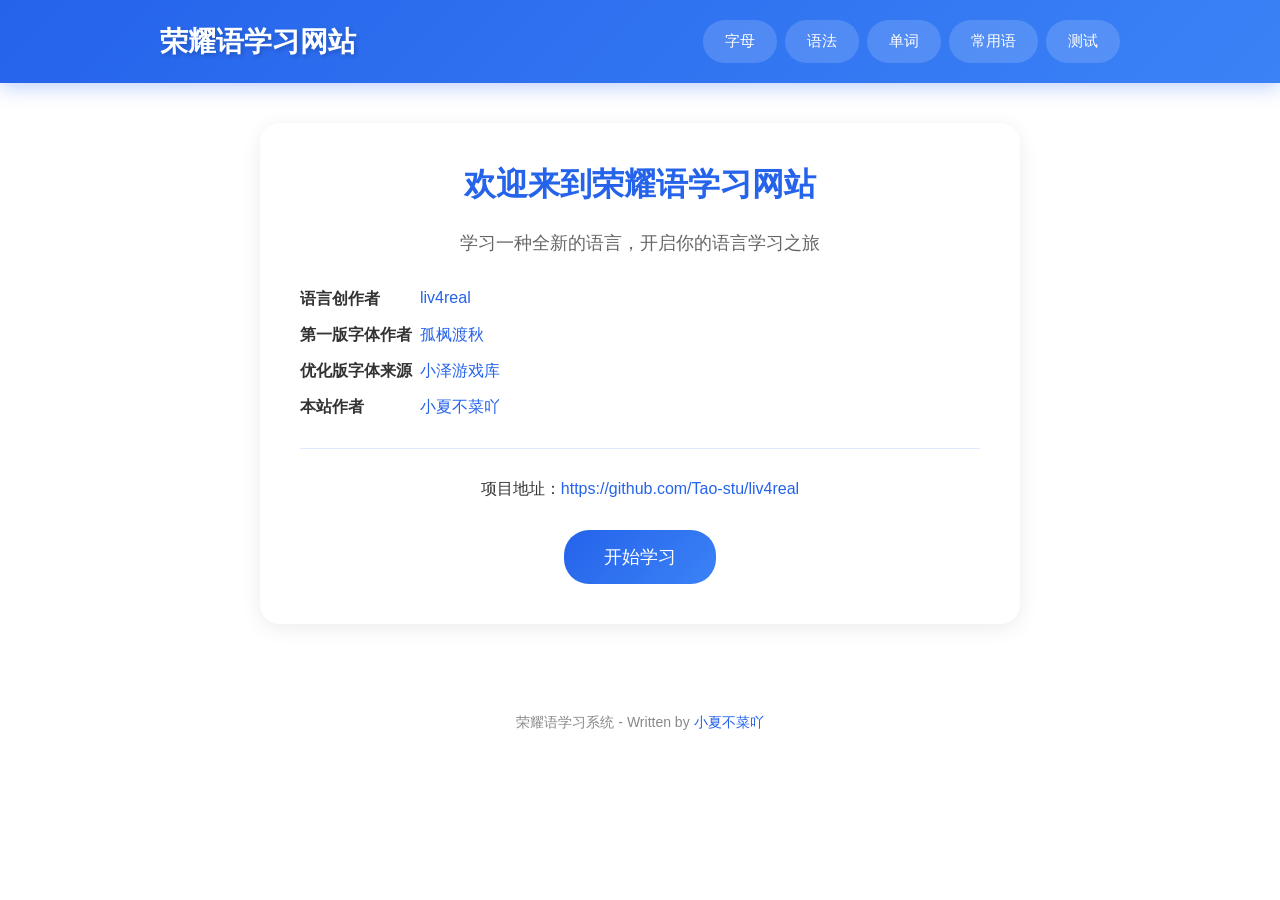
<file: index.html>
<!DOCTYPE html>
<html lang="zh-CN">

<head>
    <meta charset="UTF-8">
    <meta name="viewport" content="width=device-width, initial-scale=1.0">
    <title>荣耀语学习网站</title>
    <link rel="stylesheet" href="css/style.css">
    <style>
        .home-container {
            max-width: 800px;
            margin: 0 auto;
            padding: 40px 20px;
        }

        .home-card {
            background: #fff;
            border-radius: 20px;
            padding: 40px;
            box-shadow: 0 4px 20px rgba(0, 0, 0, 0.08);
            text-align: center;
        }

        .home-title {
            font-size: 32px;
            color: #2563eb;
            margin-bottom: 20px;
        }

        .home-subtitle {
            font-size: 18px;
            color: #666;
            margin-bottom: 30px;
            line-height: 1.8;
        }

        .home-info {
            text-align: left;
            margin: 30px 0;
        }

        .home-info-item {
            display: flex;
            margin-bottom: 15px;
            font-size: 16px;
        }

        .home-info-label {
            font-weight: 600;
            color: #333;
            width: 120px;
            flex-shrink: 0;
        }

        .home-info-value {
            color: #666;
        }

        .home-links {
            margin-top: 30px;
            padding-top: 30px;
            border-top: 1px solid #e0e7ff;
        }

        .home-links a {
            color: #2563eb;
            text-decoration: none;
        }

        .home-links a:hover {
            text-decoration: underline;
        }

        .home-start {
            display: inline-block;
            margin-top: 30px;
            padding: 15px 40px;
            background: linear-gradient(135deg, #2563eb, #3b82f6);
            color: #fff;
            text-decoration: none;
            border-radius: 25px;
            font-size: 18px;
            transition: all 0.3s;
        }

        .home-start:hover {
            transform: translateY(-2px);
            box-shadow: 0 6px 20px rgba(37, 99, 235, 0.3);
        }

        @media (max-width: 480px) {
            .home-card {
                padding: 30px 20px;
            }

            .home-title {
                font-size: 24px;
            }

            .home-info-item {
                flex-direction: column;
            }

            .home-info-label {
                margin-bottom: 5px;
            }
        }
    </style>
</head>

<body>
    <header>
        <div class="container">
            <div class="nav-wrapper">
                <div class="logo">荣耀语学习网站</div>
                <nav class="nav-tabs">
                    <a href="letters.html" class="nav-tab">字母</a>
                    <a href="syntax.html" class="nav-tab">语法</a>
                    <a href="words.html" class="nav-tab">单词</a>
                    <a href="phrases.html" class="nav-tab">常用语</a>
                    <a href="quiz.html" class="nav-tab">测试</a>
                </nav>
            </div>
        </div>
    </header>

    <main class="home-container">
        <div class="home-card">
            <h1 class="home-title">欢迎来到荣耀语学习网站</h1>
            <p class="home-subtitle">
                学习一种全新的语言，开启你的语言学习之旅
            </p>

            <div class="home-info">
                <div class="home-info-item">
                    <span class="home-info-label">语言创作者</span>
                    <span class="home-info-value"><a href="https://www.douyin.com/user/MS4wLjABAAAAWycbgXuiXS5gv_czox0Tb98TFkX-V13a8tCibLMFmlo?from_tab_name=main&vid=7629966286936844643" target="_blank" style="color: #2563eb; text-decoration: none;">liv4real</a></span>
                </div>
                <div class="home-info-item">
                    <span class="home-info-label">第一版字体作者</span>
                    <span class="home-info-value"><a href="https://www.douyin.com/user/MS4wLjABAAAAWbjosM5Hy3GCNI2AzVl4aOVLH9VUyWuHFNjIQC6UpjU?from_tab_name=main" target="_blank" style="color: #2563eb; text-decoration: none;">孤枫渡秋</a></span>
                </div>
                <div class="home-info-item">
                    <span class="home-info-label">优化版字体来源</span>
                    <span class="home-info-value"><a href="https://www.douyin.com/user/MS4wLjABAAAA8Gc0I0fT3y_PwiprFJqZIICr-r8KfYWmFctg9PoJgZU?from_tab_name=main" target="_blank" style="color: #2563eb; text-decoration: none;">小泽游戏库</a></span>
                </div>
                <div class="home-info-item">
                    <span class="home-info-label">本站作者</span>
                    <span class="home-info-value"><a href="https://taoi.me" target="_blank" style="color: #2563eb; text-decoration: none;">小夏不菜吖</a></span>
                </div>
            </div>

            <div class="home-links">
                <p>项目地址：<a href="https://github.com/Tao-stu/liv4real" target="_blank">https://github.com/Tao-stu/liv4real</a></p>
            </div>

            <a href="letters.html" class="home-start">开始学习</a>
        </div>
    </main>

    <footer>
        <div class="container">
            <p>荣耀语学习系统 - Written by <a href="https://taoi.me" target="_blank" style="color: #2563eb; text-decoration: none;">小夏不菜吖</a></p>
        </div>
    </footer>
</body>

</html>
</file>
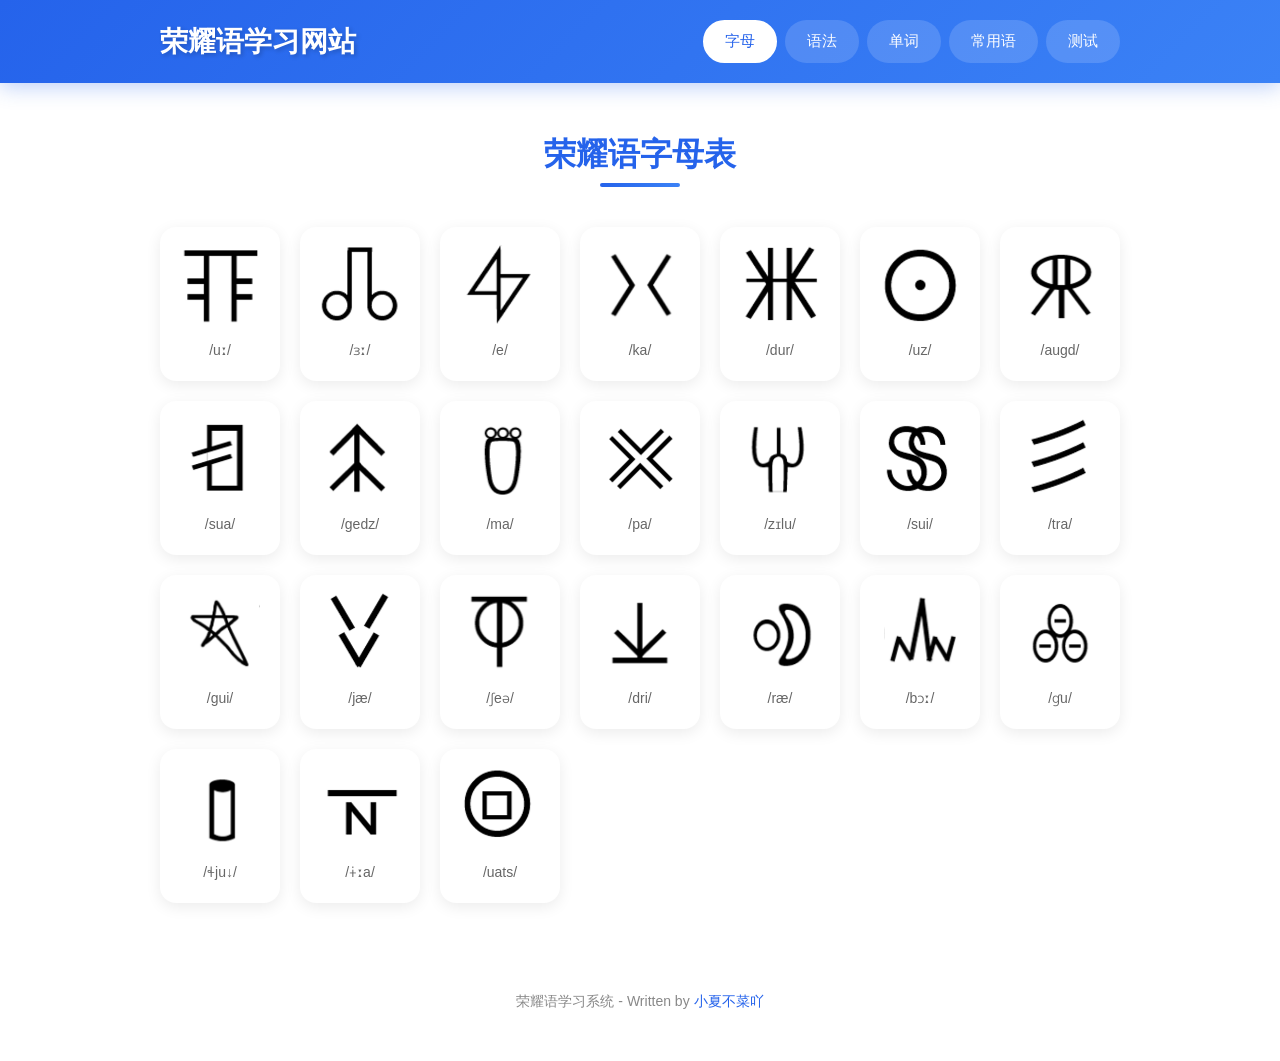
<file: letters.html>
<!DOCTYPE html>
<html lang="zh-CN">

<head>
    <meta charset="UTF-8">
    <meta name="viewport" content="width=device-width, initial-scale=1.0">
    <title>荣耀语学习网站</title>
    <link rel="stylesheet" href="css/style.css">
</head>

<body>
    <header>
        <div class="container">
            <div class="nav-wrapper">
                <a href="index.html" class="logo">荣耀语学习网站</a>
                <nav class="nav-tabs">
                    <a href="letters.html" class="nav-tab active">字母</a>
                    <a href="syntax.html" class="nav-tab">语法</a>
                    <a href="words.html" class="nav-tab">单词</a>
                    <a href="phrases.html" class="nav-tab">常用语</a>
                    <a href="quiz.html" class="nav-tab">测试</a>
                </nav>
            </div>
        </div>
    </header>

    <main class="container">
        <h1 class="page-title">荣耀语字母表</h1>

        <div class="letter-grid" id="letterGrid">
            <!-- 字母卡片将通过JS动态生成 -->
        </div>
    </main>

    <footer>
        <div class="container">
            <p>荣耀语学习系统 - Written by <a href="https://taoi.me" target="_blank" style="color: #2563eb; text-decoration: none;">小夏不菜吖</a></p>
        </div>
    </footer>

    <!-- 字母详情弹窗 -->
    <div class="modal" id="letterModal">
        <div class="modal-content">
            <!-- 内容通过JS动态生成 -->
        </div>
    </div>

    <script src="js/main.js"></script>
    <script>
        function showMessage(el) {
            el.style.opacity = '0.6';
            setTimeout(() => {
                alert('该模块正在开发中，敬请期待！');
                el.style.opacity = '1';
            }, 100);
        }
    </script>
</body>

</html>
</file>
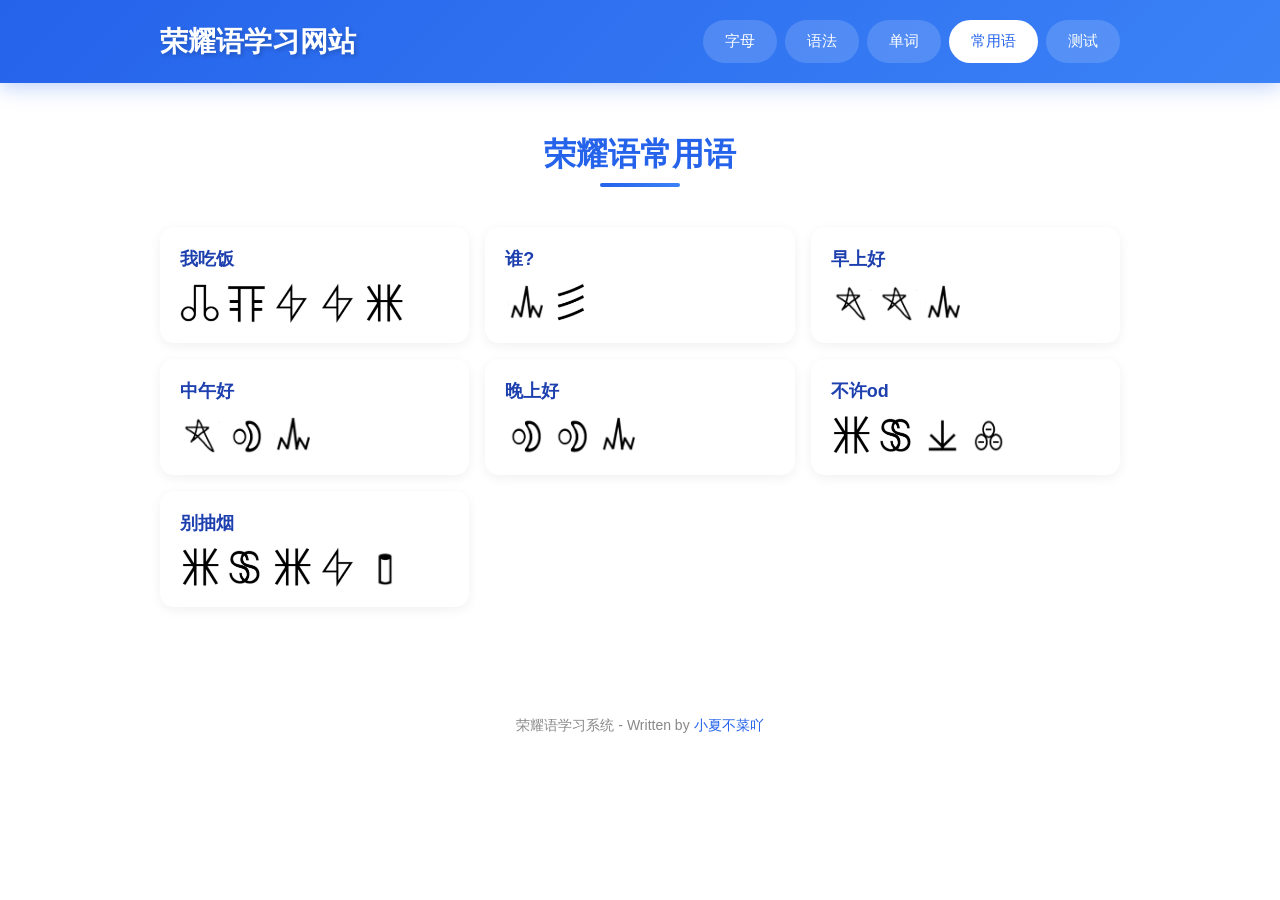
<file: phrases.html>
<!DOCTYPE html>
<html lang="zh-CN">

<head>
  <meta charset="UTF-8">
  <meta name="viewport" content="width=device-width, initial-scale=1.0">
  <title>常用语 - 荣耀语学习</title>
  <link rel="stylesheet" href="css/style.css">
  <style>
    .phrase-list {
      display: grid;
      grid-template-columns: repeat(auto-fill, minmax(300px, 1fr));
      gap: 16px;
      padding: 20px 0 40px;
    }

    .phrase-card {
      background: #fff;
      border-radius: 14px;
      padding: 20px;
      box-shadow: 0 3px 12px rgba(0, 0, 0, 0.06);
      transition: all 0.3s ease;
    }

    .phrase-card:hover {
      transform: translateY(-3px);
      box-shadow: 0 6px 20px rgba(37, 99, 235, 0.15);
    }

    .phrase-chinese {
      font-size: 18px;
      color: #1e40af;
      font-weight: 600;
      margin-bottom: 12px;
    }

    .phrase-letters {
      display: flex;
      gap: 6px;
      flex-wrap: wrap;
    }

    .phrase-letters img {
      width: 40px;
      height: 40px;
      object-fit: contain;
    }

    @media (max-width: 480px) {
      .phrase-list {
        grid-template-columns: 1fr;
        gap: 12px;
      }

      .phrase-card {
        padding: 15px;
      }

      .phrase-chinese {
        font-size: 16px;
        margin-bottom: 10px;
      }

      .phrase-letters img {
        width: 32px;
        height: 32px;
      }
    }
  </style>
</head>

<body>
  <header>
    <div class="container">
      <div class="nav-wrapper">
        <a href="index.html" class="logo">荣耀语学习网站</a>
        <nav class="nav-tabs">
          <a href="letters.html" class="nav-tab">字母</a>
          <a href="syntax.html" class="nav-tab">语法</a>
          <a href="words.html" class="nav-tab">单词</a>
          <a href="phrases.html" class="nav-tab active">常用语</a>
          <a href="quiz.html" class="nav-tab">测试</a>
        </nav>
      </div>
    </div>
  </header>

  <main class="container">
    <h1 class="page-title">荣耀语常用语</h1>

    <div class="phrase-list" id="phraseList"></div>
  </main>

  <footer>
    <div class="container">
      <p>荣耀语学习系统 - Written by <a href="https://taoi.me" target="_blank" style="color: #2563eb; text-decoration: none;">小夏不菜吖</a></p>
    </div>
  </footer>

  <script>
    const phrases = [
      { chinese: "我吃饭", letters: ["2", "1", "3", "3", "5"] },
      { chinese: "谁?", letters: ["20", "14"] },
      { chinese: "早上好", letters: ["15", "15", "20"] },
      { chinese: "中午好", letters: ["15", "19", "20"] },
      { chinese: "晚上好", letters: ["19", "19", "20"] },
      { chinese: "不许od", letters: ["5", "13", "18", "21"] },
      { chinese: "别抽烟", letters: ["5", "13", "5", "3", "22"] },
    ];

    document.getElementById('phraseList').innerHTML = phrases.map(p => `
      <div class="phrase-card">
        <div class="phrase-chinese">${p.chinese}</div>
        <div class="phrase-letters">
          ${p.letters.map(n => `<img src="img/${n}.png" alt="字母">`).join('')}
        </div>
      </div>
    `).join('');

    function showMessage(el) {
      el.style.opacity = '0.6';
      setTimeout(() => {
        alert('该模块正在开发中，敬请期待！');
        el.style.opacity = '1';
      }, 100);
    }
  </script>
</body>

</html>
</file>
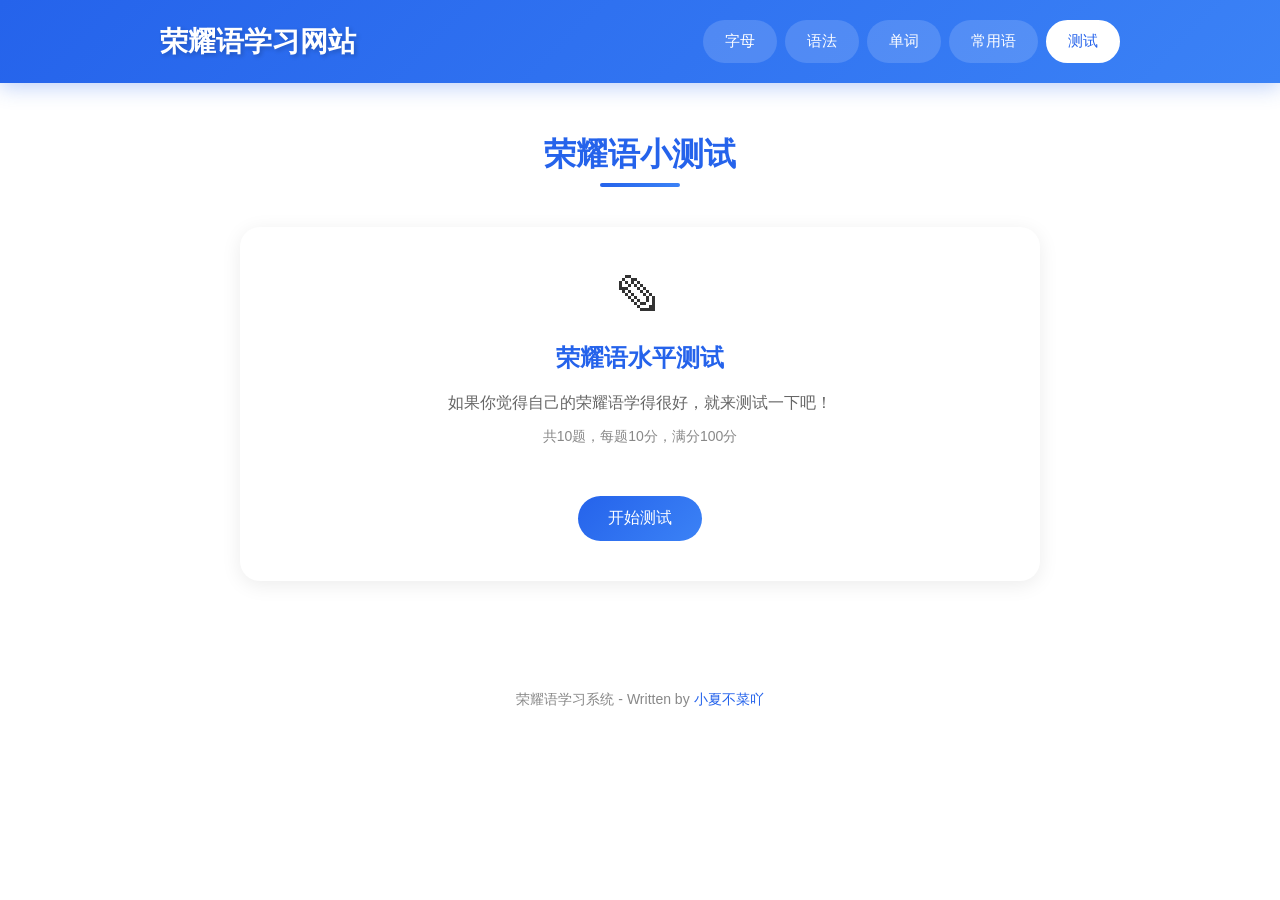
<file: quiz.html>
<!DOCTYPE html>
<html lang="zh-CN">

<head>
  <meta charset="UTF-8">
  <meta name="viewport" content="width=device-width, initial-scale=1.0">
  <title>测试 - 荣耀语学习</title>
  <link rel="stylesheet" href="css/style.css">
  <style>
    .quiz-container {
      max-width: 800px;
      margin: 0 auto;
      padding: 20px 0 40px;
      display: flex;
      gap: 20px;
    }

    .quiz-main {
      flex: 1;
      min-width: 0;
    }

    .quiz-nav {
      width: 100px;
      background: #fff;
      border-radius: 20px;
      padding: 20px 15px;
      box-shadow: 0 4px 20px rgba(0, 0, 0, 0.08);
      height: fit-content;
      align-self: flex-start;
      margin-top: 50px;
    }

    .quiz-nav-title {
      font-size: 12px;
      color: #888;
      margin-bottom: 10px;
      text-align: center;
    }

    .quiz-nav-list {
      display: grid;
      grid-template-columns: repeat(2, 1fr);
      gap: 6px;
    }

    .quiz-nav-item {
      width: 32px;
      height: 32px;
      border-radius: 8px;
      border: 2px solid #e0e7ff;
      background: #fff;
      color: #666;
      font-size: 12px;
      cursor: pointer;
      transition: all 0.2s;
    }

    .quiz-nav-item:hover {
      border-color: #3b82f6;
      color: #2563eb;
    }

    .quiz-nav-item.current {
      background: #2563eb;
      border-color: #2563eb;
      color: #fff;
    }

    .quiz-nav-item.answered {
      background: #f0f4ff;
      border-color: #3b82f6;
      color: #2563eb;
    }

    .quiz-nav-item.correct {
      background: #dcfce7;
      border-color: #22c55e;
      color: #16a34a;
    }

    .quiz-nav-item.wrong {
      background: #fee2e2;
      border-color: #ef4444;
      color: #dc2626;
    }

    .quiz-progress {
      display: flex;
      justify-content: space-between;
      align-items: center;
      margin-bottom: 20px;
      font-size: 16px;
      color: #666;
    }

    .quiz-score {
      background: linear-gradient(135deg, #2563eb, #3b82f6);
      color: #fff;
      padding: 6px 16px;
      border-radius: 20px;
      font-weight: 600;
    }

    .quiz-card {
      background: #fff;
      border-radius: 20px;
      padding: 30px;
      box-shadow: 0 4px 20px rgba(0, 0, 0, 0.08);
      text-align: center;
    }

    .quiz-type {
      font-size: 14px;
      color: #888;
      margin-bottom: 10px;
    }

    .quiz-question {
      font-size: 24px;
      color: #1e40af;
      font-weight: 600;
      margin-bottom: 25px;
      min-height: 36px;
    }

    .quiz-letters {
      display: flex;
      justify-content: center;
      gap: 8px;
      margin-bottom: 10px;
    }

    .quiz-letters img {
      width: 50px;
      height: 50px;
      object-fit: contain;
    }

    .img-options {
      display: grid;
      grid-template-columns: 1fr 1fr;
      gap: 12px;
    }

    .img-options .quiz-option {
      display: flex;
      justify-content: center;
      gap: 4px;
      padding: 10px;
      background: #fff;
      border: 2px solid #e0e7ff;
      border-radius: 12px;
      cursor: pointer;
      transition: all 0.3s;
    }

    .img-options .quiz-option:hover:not(.disabled) {
      border-color: #3b82f6;
      background: #fff;
    }

    .img-options .quiz-option img {
      width: 36px;
      height: 36px;
      object-fit: contain;
    }

    .quiz-options {
      display: grid;
      grid-template-columns: 1fr 1fr;
      gap: 12px;
      margin-top: 20px;
    }

    .quiz-option {
      padding: 15px 20px;
      background: #fff;
      border: 2px solid #e0e7ff;
      border-radius: 12px;
      font-size: 18px;
      color: #333;
      cursor: pointer;
      transition: all 0.3s;
    }

    .quiz-option:hover:not(.disabled) {
      background: #fff;
      border-color: #3b82f6;
    }

    .quiz-option.correct {
      background: #fff;
      border-color: #22c55e;
      color: #16a34a;
    }

    .quiz-option.wrong {
      background: #fff;
      border-color: #ef4444;
      color: #dc2626;
    }

    .quiz-option.disabled {
      cursor: default;
    }

    .quiz-feedback {
      margin-top: 20px;
      padding: 15px;
      border-radius: 12px;
      font-size: 18px;
      font-weight: 600;
      display: none;
    }

    .quiz-feedback.show {
      display: block;
    }

    .quiz-feedback.correct {
      background: #fff;
      border: 2px solid #22c55e;
      color: #16a34a;
    }

    .quiz-feedback.wrong {
      background: #fff;
      border: 2px solid #ef4444;
      color: #dc2626;
    }

    .quiz-next {
      margin-top: 20px;
      padding: 12px 30px;
      background: linear-gradient(135deg, #2563eb, #3b82f6);
      color: #fff;
      border: none;
      border-radius: 25px;
      font-size: 16px;
      cursor: pointer;
      display: inline-block;
    }

    .quiz-prev {
      padding: 10px 20px;
      background: #fff;
      color: #2563eb;
      border: 2px solid #2563eb;
      border-radius: 20px;
      font-size: 14px;
      cursor: pointer;
      transition: all 0.3s;
    }

    .quiz-prev:hover {
      background: #f0f4ff;
    }

    .quiz-prev:disabled {
      opacity: 0.5;
      cursor: not-allowed;
    }

    /* 结果页 */
    .result-card {
      background: #fff;
      border-radius: 20px;
      padding: 40px;
      box-shadow: 0 4px 20px rgba(0, 0, 0, 0.08);
      text-align: center;
    }

    .result-icon {
      font-size: 80px;
      margin-bottom: 20px;
    }

    .result-title {
      font-size: 28px;
      color: #1e40af;
      margin-bottom: 10px;
    }

    .result-score {
      font-size: 48px;
      font-weight: bold;
      color: #2563eb;
      margin: 20px 0;
    }

    .result-detail {
      color: #666;
      font-size: 16px;
      margin-bottom: 30px;
    }

    .result-restart {
      padding: 14px 40px;
      background: linear-gradient(135deg, #2563eb, #3b82f6);
      color: #fff;
      border: none;
      border-radius: 25px;
      font-size: 18px;
      cursor: pointer;
      transition: all 0.3s;
    }

    .result-restart:hover {
      transform: translateY(-2px);
      box-shadow: 0 6px 20px rgba(37, 99, 235, 0.3);
    }

    /* 手机端适配 */
    @media (max-width: 480px) {
      .quiz-container {
        padding: 15px 0 30px;
        flex-direction: column;
      }

      .quiz-nav {
        width: 100%;
        position: static;
        order: -1;
      }

      .quiz-nav-list {
        grid-template-columns: repeat(5, 1fr);
      }

      .quiz-progress {
        font-size: 14px;
      }

      .quiz-score {
        padding: 4px 12px;
        font-size: 14px;
      }

      .quiz-card {
        padding: 20px 15px;
        border-radius: 16px;
      }

      .quiz-type {
        font-size: 12px;
      }

      .quiz-question {
        font-size: 20px;
        margin-bottom: 15px;
      }

      .quiz-letters {
        gap: 4px;
        flex-wrap: wrap;
      }

      .quiz-letters img {
        width: 36px;
        height: 36px;
      }

      .quiz-options {
        grid-template-columns: 1fr 1fr;
        gap: 8px;
        margin-top: 15px;
      }

      .quiz-option {
        padding: 12px 10px;
        font-size: 15px;
        border-radius: 10px;
      }

      .img-options {
        grid-template-columns: 1fr 1fr;
        gap: 8px;
      }

      .img-options .quiz-option {
        padding: 8px;
      }

      .img-options .quiz-option img {
        width: 28px;
        height: 28px;
      }

      .quiz-feedback {
        font-size: 15px;
        padding: 12px;
        margin-top: 15px;
      }

      .quiz-feedback img {
        width: 30px;
        height: 30px;
      }

      .quiz-next {
        padding: 10px 25px;
        font-size: 14px;
      }

      .result-card {
        padding: 30px 20px;
        border-radius: 16px;
      }

      .result-icon {
        font-size: 60px;
      }

      .result-title {
        font-size: 22px;
      }

      .result-score {
        font-size: 36px;
      }

      .result-detail {
        font-size: 14px;
      }

      .result-restart {
        padding: 12px 30px;
        font-size: 16px;
      }
    }
  </style>
</head>

<body>
  <header>
    <div class="container">
      <div class="nav-wrapper">
        <a href="index.html" class="logo">荣耀语学习网站</a>
        <nav class="nav-tabs">
          <a href="letters.html" class="nav-tab">字母</a>
          <a href="syntax.html" class="nav-tab">语法</a>
          <a href="words.html" class="nav-tab">单词</a>
          <a href="phrases.html" class="nav-tab">常用语</a>
          <a href="quiz.html" class="nav-tab active">测试</a>
        </nav>
      </div>
    </div>
  </header>

  <main class="container">
    <h1 class="page-title">荣耀语小测试</h1>

    <div class="quiz-container" id="quizContainer"></div>
  </main>

  <footer>
    <div class="container">
      <p>荣耀语学习系统 - Written by <a href="https://taoi.me" target="_blank" style="color: #2563eb; text-decoration: none;">小夏不菜吖</a></p>
    </div>
  </footer>

  <script>
    // 题目数据
    const allQuestions = [
      // 单词
      { type: "单词", question: "我", answer: "我", letters: ["2"] },
      { type: "单词", question: "你", answer: "你", letters: ["4"] },
      { type: "单词", question: "他", answer: "他", letters: ["20"] },
      { type: "单词", question: "她", answer: "她", letters: ["14"] },
      { type: "单词", question: "吃", answer: "吃", letters: ["1", "3"] },
      { type: "单词", question: "饭", answer: "饭", letters: ["3", "5"] },
      { type: "单词", question: "音乐", answer: "音乐", letters: ["1", "4", "5"] },
      { type: "单词", question: "睡", answer: "睡", letters: ["5", "5", "4"] },
      { type: "单词", question: "妈", answer: "妈", letters: ["8", "14"] },
      { type: "单词", question: "爸", answer: "爸", letters: ["8", "20"] },
      { type: "单词", question: "眼", answer: "眼", letters: ["5", "6"] },
      { type: "单词", question: "鼻", answer: "鼻", letters: ["5", "11"] },
      { type: "单词", question: "耳", answer: "耳", letters: ["5", "19"] },
      { type: "单词", question: "嘴", answer: "嘴", letters: ["5", "3"] },
      { type: "单词", question: "身体", answer: "身体", letters: ["5"] },
      { type: "单词", question: "爱", answer: "爱", letters: ["12", "5", "13"] },
      { type: "单词", question: "不/否定", answer: "不/否定", letters: ["5", "13"] },
      { type: "单词", question: "冰淇淋", answer: "冰淇淋", letters: ["10", "14", "6"] },
      { type: "单词", question: "货币/钱/资产", answer: "货币/钱/资产", letters: ["24"] },
      { type: "单词", question: "是", answer: "是", letters: ["13"] },
      { type: "单词", question: "生活/生命", answer: "生活/生命", letters: ["15", "19"] },
      { type: "单词", question: "坏蛋/烦人/讨厌", answer: "坏蛋/烦人/讨厌", letters: ["18", "18"] },
      { type: "单词", question: "大/强/猛", answer: "大/强/猛", letters: ["18"] },
      { type: "单词", question: "对抗/面对", answer: "对抗/面对", letters: ["4", "11"] },
      // 常用语
      { type: "常用语", question: "我吃饭", answer: "我吃饭", letters: ["2", "1", "3", "3", "5"] },
      { type: "常用语", question: "谁?", answer: "谁?", letters: ["20", "14"] },
      { type: "常用语", question: "早上好", answer: "早上好", letters: ["15", "15", "20"] },
      { type: "常用语", question: "中午好", answer: "中午好", letters: ["15", "19", "20"] },
      { type: "常用语", question: "晚上好", answer: "晚上好", letters: ["19", "19", "20"] },
      { type: "常用语", question: "不许od", answer: "不许od", letters: ["5", "13", "18", "21"] },
      { type: "常用语", question: "别抽烟", answer: "别抽烟", letters: ["5", "13", "5", "3", "22"] },
    ];

    let questions = [];
    let currentIndex = 0;
    let score = 0;
    let isReverse = Math.random() > 0.5; // 随机正反方向
    let answers = []; // 记录每道题的作答结果（true/false）
    let selectedAnswers = []; // 记录每道题用户选择的答案

    // 打乱数组
    function shuffle(array) {
      const arr = [...array];
      for (let i = arr.length - 1; i > 0; i--) {
        const j = Math.floor(Math.random() * (i + 1));
        [arr[i], arr[j]] = [arr[j], arr[i]];
      }
      return arr;
    }

    // 生成选项
    function getOptions(correct) {
      const others = allQuestions.filter(q => q.answer !== correct).map(q => q.answer);
      const wrongOptions = shuffle(others).slice(0, 3);
      return shuffle([correct, ...wrongOptions]);
    }

    // 渲染题目
    function renderQuestion() {
      const container = document.getElementById('quizContainer');
      const q = questions[currentIndex];

      // 50%概率正反方向
      isReverse = Math.random() > 0.5;

      // 检查当前题是否已作答
      const alreadyAnswered = answers[currentIndex] !== undefined;
      const correctAnswer = q.answer;
      const userSelected = selectedAnswers[currentIndex]; // 用户之前选择的答案

      // 生成题号导航
      const navItems = questions.map((_, i) => {
        let className = 'quiz-nav-item';
        if (i === currentIndex) className += ' current';
        else if (answers[i] !== undefined) {
          className += ' answered';
          if (answers[i]) className += ' correct';
          else className += ' wrong';
        }
        return `<button class="${className}" onclick="goToQuestion(${i})">${i + 1}</button>`;
      }).join('');

      const navHtml = `
        <div class="quiz-nav">
          <div class="quiz-nav-title">题号</div>
          <div class="quiz-nav-list">${navItems}</div>
        </div>
      `;

      // 按钮显示逻辑
      const isFirst = currentIndex === 0;
      const isLast = currentIndex === questions.length - 1;
      const prevBtn = isFirst ? '' : `<button class="quiz-prev" onclick="prevQuestion()">← 上一题</button>`;
      const nextBtn = isLast
        ? `<button class="quiz-next" style="margin-left: 10px;">提交</button>`
        : `<button class="quiz-next" style="margin-left: 10px;">下一题 →</button>`;

      // 生成选项HTML
      function getOptionBtns(options, hasImg) {
        return options.map(opt => {
          let classes = 'quiz-option';
          // 如果已作答，禁用选项
          if (alreadyAnswered) classes += ' disabled';
          // 如果已作答且用户选择了这个选项，显示选中状态
          if (alreadyAnswered && userSelected === opt) {
            classes += answers[currentIndex] ? ' correct' : ' wrong';
          }
          let html = '';

          if (hasImg) {
            const item = allQuestions.find(a => a.answer === opt);
            html = item.letters.map(n => `<img src="img/${n}.png" alt="字母">`).join('');
          } else {
            html = opt;
          }

          return `<button class="${classes}" data-answer="${opt}">${html}</button>`;
        }).join('');
      }

      // 生成荣耀语图片HTML
      const gloryImg = q.letters.map(n => `<img src="img/${n}.png" alt="字母">`).join('');

      if (isReverse) {
        // 给荣耀语选中文 - 显示图片，选项是中文
        const options = getOptions(correctAnswer);
        container.innerHTML = `
          <div class="quiz-main">
            <div class="quiz-progress">
              <span>第 ${currentIndex + 1} / ${questions.length} 题</span>
              <span class="quiz-score">${score} 分</span>
            </div>
            <div class="quiz-card">
              <div class="quiz-type">${q.type} · 看图选中文</div>
              <div class="quiz-letters">
                ${gloryImg}
              </div>
              <div class="quiz-question">?</div>
              <div class="quiz-options">
                ${getOptionBtns(options, false)}
              </div>
              <div class="quiz-feedback"></div>
              <div style="margin-top: 15px;">
                ${prevBtn}
                ${nextBtn}
              </div>
            </div>
          </div>
          ${navHtml}
        `;
      } else {
        // 给中文选荣耀语 - 显示中文，选项是图片
        const options = getOptions(correctAnswer);
        container.innerHTML = `
          <div class="quiz-main">
            <div class="quiz-progress">
              <span>第 ${currentIndex + 1} / ${questions.length} 题</span>
              <span class="quiz-score">${score} 分</span>
            </div>
            <div class="quiz-card">
              <div class="quiz-type">${q.type} · 看中文选图片</div>
              <div class="quiz-question">${correctAnswer}</div>
              <div class="quiz-options img-options">
                ${getOptionBtns(options, true)}
              </div>
              <div class="quiz-feedback"></div>
              <div style="margin-top: 15px;">
                ${prevBtn}
                ${nextBtn}
              </div>
            </div>
          </div>
          ${navHtml}
        `;
      }

      // 如果已作答，显示答题结果
      if (alreadyAnswered) {
        showAnswerResult(correctAnswer, gloryImg);
      }

      // 绑定按钮事件
      document.querySelectorAll('.quiz-option').forEach(btn => {
        btn.addEventListener('click', () => checkAnswer(btn));
      });

      document.querySelector('.quiz-next').addEventListener('click', nextQuestion);
    }

    // 显示答题结果（用于回看已作答的题目）
    function showAnswerResult(correct, gloryImg) {
      const options = document.querySelectorAll('.quiz-option');
      const feedback = document.querySelector('.quiz-feedback');
      const isCorrect = answers[currentIndex];
      const userSelected = selectedAnswers[currentIndex];

      options.forEach(opt => {
        const answer = opt.dataset.answer;
        if (answer === correct) {
          opt.classList.add('correct');
        }
        // 如果是用户之前选择的答案且错误，显示wrong样式
        if (answer === userSelected && !isCorrect) {
          opt.classList.add('wrong');
        }
      });

      if (isCorrect) {
        feedback.innerHTML = `回答正确！+10分<br>${gloryImg}`;
        feedback.className = 'quiz-feedback show correct';
      } else {
        feedback.innerHTML = `回答错误，正确答案是：<br>${gloryImg}`;
        feedback.className = 'quiz-feedback show wrong';
      }
    }

    // 检查答案
    function checkAnswer(btn) {
      // 如果已作答，禁止修改答案
      if (answers[currentIndex] !== undefined) return;

      const options = document.querySelectorAll('.quiz-option');
      const feedback = document.querySelector('.quiz-feedback');
      const correct = questions[currentIndex].answer;
      const correctItem = questions[currentIndex];
      const selected = btn.dataset.answer;
      const wasAnswered = answers[currentIndex] !== undefined;
      const wasCorrect = answers[currentIndex] === true;
      const previousSelected = selectedAnswers[currentIndex]; // 之前选择的答案

      // 记录当前选择的答案
      selectedAnswers[currentIndex] = selected;

      // 生成荣耀语图片HTML
      const gloryImg = correctItem.letters.map(n => `<img src="img/${n}.png" alt="字母">`).join('');

      if (selected === correct) {
        btn.classList.add('correct');
        feedback.innerHTML = `回答正确！+10分<br>${gloryImg}`;
        feedback.className = 'quiz-feedback show correct';

        // 如果之前答错了或没答过，现在答对了，需要加分
        if (!wasCorrect) {
          if (wasAnswered) score += 10;
          else score += 10;
        }
        answers[currentIndex] = true;
        document.querySelector('.quiz-score').textContent = score + ' 分';
      } else {
        btn.classList.add('wrong');
        options.forEach(opt => {
          if (opt.dataset.answer === correct) opt.classList.add('correct');
        });
        feedback.innerHTML = `回答错误，正确答案是：<br>${gloryImg}`;
        feedback.className = 'quiz-feedback show wrong';

        // 如果之前答对了，现在答错了，需要扣分
        if (wasCorrect) {
          score -= 10;
          document.querySelector('.quiz-score').textContent = score + ' 分';
        }
        answers[currentIndex] = false;
      }

      document.querySelector('.quiz-next').classList.add('show');
    }

    // 上一题
    function prevQuestion() {
      if (currentIndex > 0) {
        currentIndex--;
        renderQuestion();
      }
    }

    // 跳转到指定题
    function goToQuestion(index) {
      currentIndex = index;
      renderQuestion();
    }

    // 下一题
    function nextQuestion() {
      if (currentIndex < questions.length - 1) {
        currentIndex++;
        renderQuestion();
      } else {
        showResult();
      }
    }

    // 提交测验
    function submitQuiz() {
      showResult();
    }

    // 显示结果
    function showResult() {
      const container = document.getElementById('quizContainer');
      let title;

      if (score >= 90) {
        title = '太棒了！';
      } else if (score >= 70) {
        title = '还不错！';
      } else if (score >= 50) {
        title = '继续加油！';
      } else {
        title = '多复习一下吧';
      }

      container.innerHTML = `
        <div class="quiz-main">
          <div class="result-card">
            <div class="result-title">${title}</div>
            <div class="result-score">${score} 分</div>
            <div class="result-detail">答对 ${score / 10} / ${questions.length} 题</div>
            <button class="result-restart" onclick="startQuiz()">再测一次</button>
          </div>
        </div>
      `;
    }

    // 显示提示页
    function showIntro() {
      const container = document.getElementById('quizContainer');
      container.innerHTML = `
        <div class="quiz-main">
          <div class="quiz-card" style="padding: 40px;">
            <div style="font-size: 48px; margin-bottom: 20px;">&#9998;</div>
            <h2 style="color: #2563eb; margin-bottom: 15px; font-size: 24px;">荣耀语水平测试</h2>
            <p style="color: #666; font-size: 16px; line-height: 1.8; margin-bottom: 10px;">
              如果你觉得自己的荣耀语学得很好，就来测试一下吧！
            </p>
            <p style="color: #888; font-size: 14px; margin-bottom: 30px;">
              共10题，每题10分，满分100分
            </p>
            <button class="quiz-next show" onclick="startQuiz()">开始测试</button>
          </div>
        </div>
      `;
    }

    // 开始测试
    function startQuiz() {
      questions = shuffle(allQuestions).slice(0, 10);
      currentIndex = 0;
      score = 0;
      answers = [];
      selectedAnswers = [];
      renderQuestion();
    }

    showIntro();
  </script>
</body>

</html>
</file>
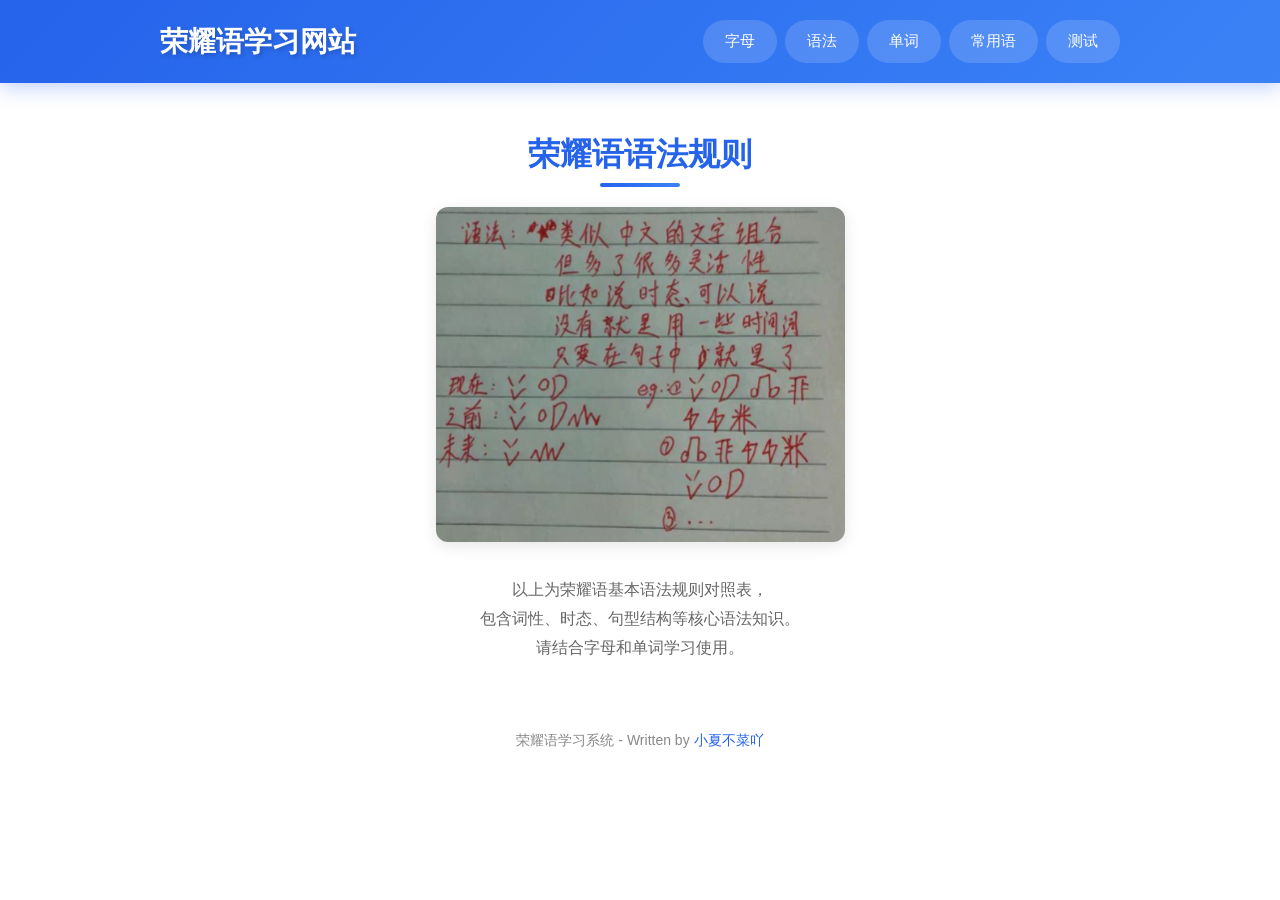
<file: syntax.html>
<!DOCTYPE html>
<html lang="zh-CN">

<head>
  <meta charset="UTF-8">
  <meta name="viewport" content="width=device-width, initial-scale=1.0">
  <title>语法规则 - 荣耀语学习</title>
  <link rel="stylesheet" href="css/style.css">
  <style>
    .syntax-container {
      background: #fff;
      border-radius: 20px;
      padding: 30px;
      box-shadow: 0 4px 20px rgba(0, 0, 0, 0.08);
      margin: 20px 0 40px;
    }

    .syntax-image {
      text-align: center;
      margin-bottom: 30px;
    }

    .syntax-image img {
      max-width: 100%;
      height: auto;
      border-radius: 12px;
      box-shadow: 0 4px 15px rgba(0, 0, 0, 0.1);
    }

    .syntax-title {
      text-align: center;
      font-size: 28px;
      color: #2563eb;
      margin-bottom: 20px;
    }

    .syntax-desc {
      text-align: center;
      color: #666;
      font-size: 16px;
      line-height: 1.8;
    }

    .back-btn {
      display: inline-block;
      padding: 12px 28px;
      background: linear-gradient(135deg, #2563eb 0%, #3b82f6 100%);
      color: #fff;
      text-decoration: none;
      border-radius: 25px;
      font-size: 15px;
      transition: all 0.3s ease;
      margin-top: 30px;
    }

    .back-btn:hover {
      transform: translateY(-2px);
      box-shadow: 0 6px 20px rgba(37, 99, 235, 0.3);
    }
  </style>
</head>

<body>
  <header>
    <div class="container">
      <div class="nav-wrapper">
        <a href="index.html" class="logo">荣耀语学习网站</a>
        <nav class="nav-tabs">
          <a href="letters.html" class="nav-tab">字母</a>
          <a href="syntax.html" class="nav-tab">语法</a>
          <a href="words.html" class="nav-tab">单词</a>
          <a href="phrases.html" class="nav-tab">常用语</a>
          <a href="quiz.html" class="nav-tab">测试</a>
        </nav>
      </div>
    </div>
  </header>

  <main class="container">
    <h1 class="page-title">荣耀语语法规则</h1>



    <div class="syntax-image">
      <img src="img/25.png" alt="语法规则图">
    </div>

    <p class="syntax-desc">
      以上为荣耀语基本语法规则对照表，<br>
      包含词性、时态、句型结构等核心语法知识。<br>
      请结合字母和单词学习使用。
    </p>
  </main>

  <footer>
    <div class="container">
      <p>荣耀语学习系统 - Written by <a href="https://taoi.me" target="_blank" style="color: #2563eb; text-decoration: none;">小夏不菜吖</a></p>
    </div>
  </footer>

  <script>
    function showMessage(el) {
      el.style.opacity = '0.6';
      setTimeout(() => {
        alert('该模块正在开发中，敬请期待！');
        el.style.opacity = '1';
      }, 100);
    }
  </script>
</body>

</html>
</file>
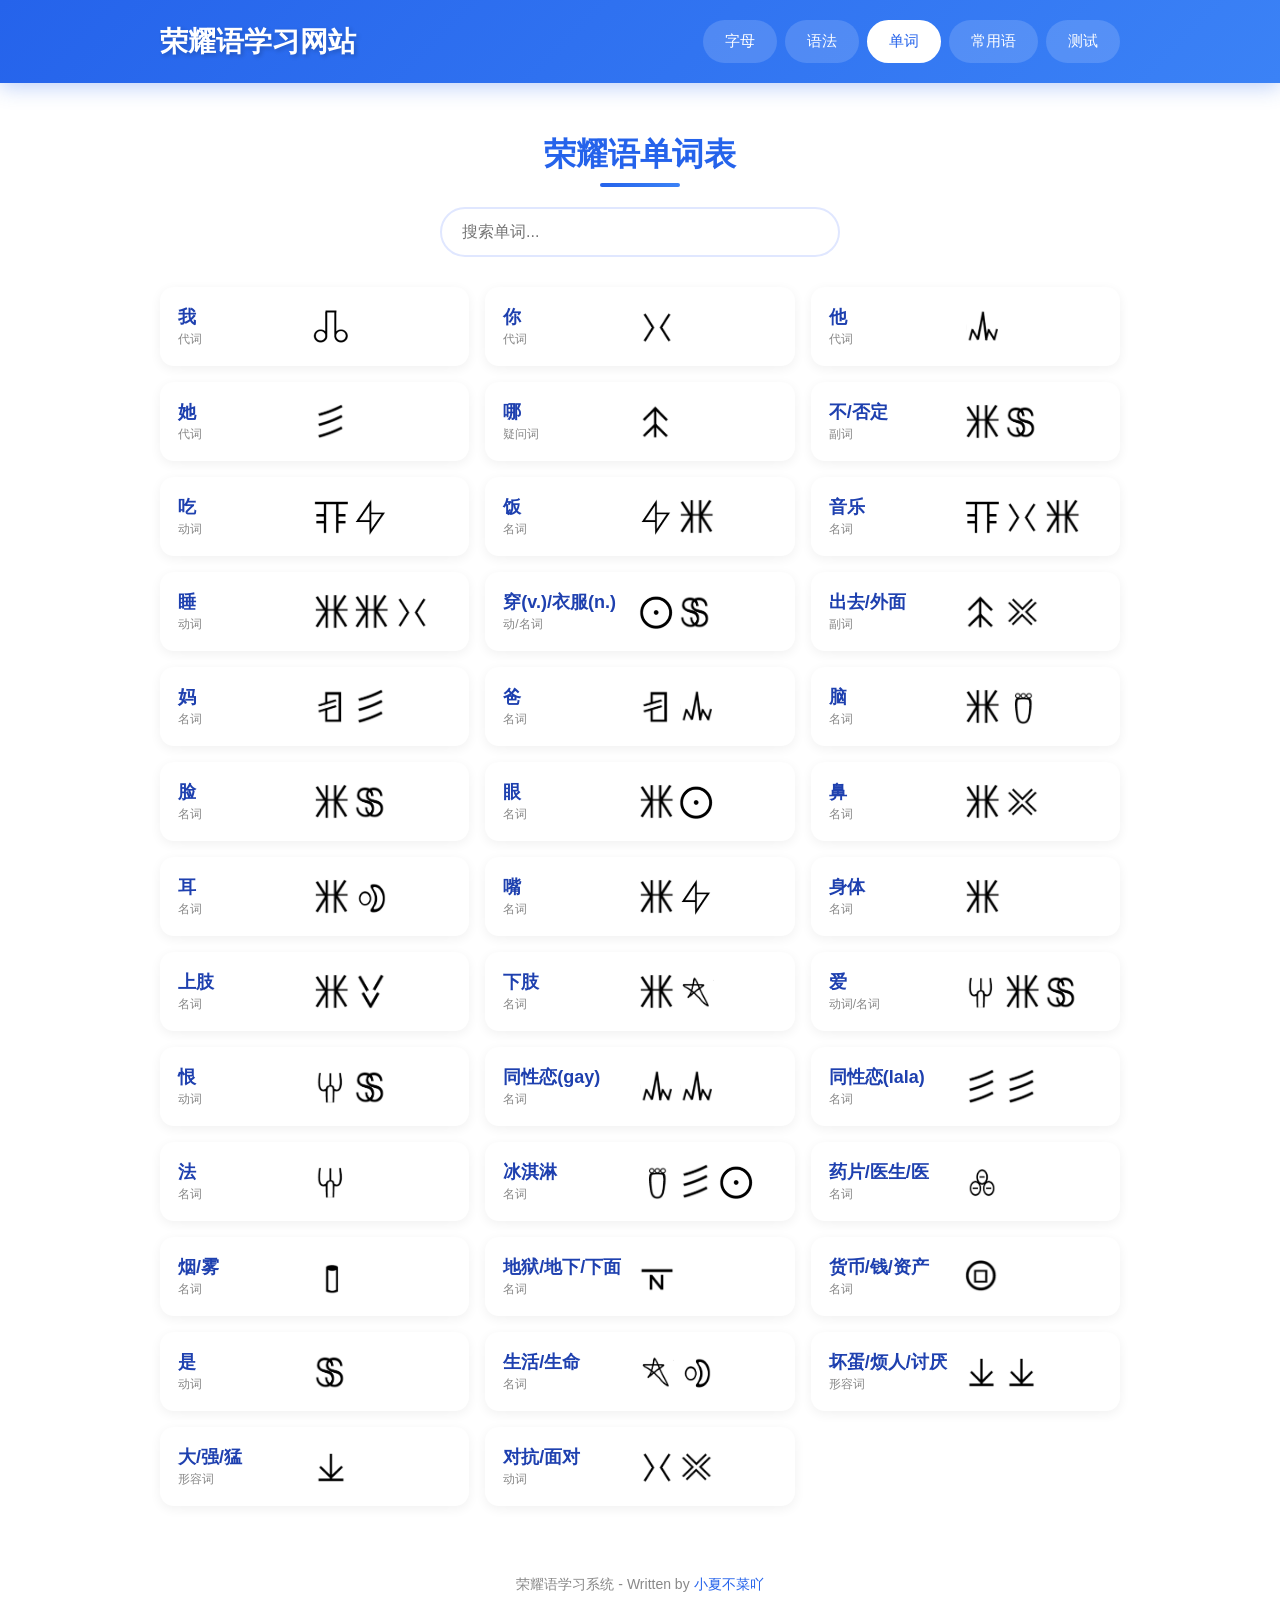
<file: words.html>
<!DOCTYPE html>
<html lang="zh-CN">

<head>
  <meta charset="UTF-8">
  <meta name="viewport" content="width=device-width, initial-scale=1.0">
  <title>单词学习 - 荣耀语学习</title>
  <link rel="stylesheet" href="css/style.css">
  <style>
    .search-box {
      text-align: center;
      margin: 20px 0 30px;
    }

    .search-input {
      width: 100%;
      max-width: 400px;
      padding: 14px 20px;
      font-size: 16px;
      border: 2px solid #e0e7ff;
      border-radius: 30px;
      outline: none;
      transition: all 0.3s;
    }

    .search-input:focus {
      border-color: #3b82f6;
      box-shadow: 0 0 0 4px rgba(59, 130, 246, 0.15);
    }

    .word-list {
      display: grid;
      grid-template-columns: repeat(auto-fill, minmax(280px, 1fr));
      gap: 16px;
    }

    .word-card {
      background: #fff;
      border-radius: 14px;
      padding: 18px;
      display: flex;
      align-items: center;
      gap: 15px;
      box-shadow: 0 3px 12px rgba(0, 0, 0, 0.06);
      transition: all 0.3s ease;
    }

    .word-card:hover {
      transform: translateY(-3px);
      box-shadow: 0 6px 20px rgba(37, 99, 235, 0.15);
    }

    .word-info {
      min-width: 120px;
    }

    .word-chinese {
      font-size: 18px;
      color: #1e40af;
      font-weight: 600;
    }

    .word-type {
      font-size: 12px;
      color: #888;
      margin-top: 2px;
    }

    .word-letters {
      display: flex;
      gap: 4px;
      flex: 1;
    }

    .word-letters img {
      width: 36px;
      height: 36px;
      object-fit: contain;
    }

    .word-count {
      background: #f0f4ff;
      color: #2563eb;
      padding: 4px 10px;
      border-radius: 12px;
      font-size: 12px;
      flex-shrink: 0;
    }

    .no-result {
      text-align: center;
      padding: 40px;
      color: #888;
      font-size: 16px;
    }

    .category-title {
      font-size: 14px;
      color: #666;
      margin: 30px 0 15px;
      padding-left: 5px;
      border-left: 3px solid #2563eb;
    }

    @media (max-width: 480px) {
      .search-box {
        margin: 15px 0 20px;
      }

      .search-input {
        padding: 12px 16px;
        font-size: 14px;
      }

      .word-list {
        grid-template-columns: 1fr;
        gap: 12px;
      }

      .word-card {
        padding: 14px;
        gap: 12px;
      }

      .word-info {
        min-width: 80px;
      }

      .word-chinese {
        font-size: 16px;
      }

      .word-letters img {
        width: 28px;
        height: 28px;
      }
    }
  </style>
</head>

<body>
  <header>
    <div class="container">
      <div class="nav-wrapper">
        <a href="index.html" class="logo">荣耀语学习网站</a>
        <nav class="nav-tabs">
          <a href="letters.html" class="nav-tab">字母</a>
          <a href="syntax.html" class="nav-tab">语法</a>
          <a href="words.html" class="nav-tab active">单词</a>
          <a href="phrases.html" class="nav-tab">常用语</a>
          <a href="quiz.html" class="nav-tab">测试</a>
        </nav>
      </div>
    </div>
  </header>

  <main class="container">
    <h1 class="page-title">荣耀语单词表</h1>

    <div class="search-box">
      <input type="text" class="search-input" id="searchInput" placeholder="搜索单词...">
    </div>

    <div class="word-list" id="wordList"></div>
  </main>

  <footer>
    <div class="container">
      <p>荣耀语学习系统 - Written by <a href="https://taoi.me" target="_blank" style="color: #2563eb; text-decoration: none;">小夏不菜吖</a></p>
    </div>
  </footer>

  <script>
    const words = [
      // 常用词
      { chinese: "我", letters: ["2"], type: "代词" },
      { chinese: "你", letters: ["4"], type: "代词" },
      { chinese: "他", letters: ["20"], type: "代词" },
      { chinese: "她", letters: ["14"], type: "代词" },
      { chinese: "哪", letters: ["9"], type: "疑问词" },
      { chinese: "不/否定", letters: ["5", "13"], type: "副词" },

      // 日常活动
      { chinese: "吃", letters: ["1", "3"], type: "动词" },
      { chinese: "饭", letters: ["3", "5"], type: "名词" },
      { chinese: "音乐", letters: ["1", "4", "5"], type: "名词" },
      { chinese: "睡", letters: ["5", "5", "4"], type: "动词" },
      { chinese: "穿(v.)/衣服(n.)", letters: ["6", "13"], type: "动/名词" },
      { chinese: "出去/外面", letters: ["9", "11"], type: "副词" },

      // 家庭称呼
      { chinese: "妈", letters: ["8", "14"], type: "名词" },
      { chinese: "爸", letters: ["8", "20"], type: "名词" },

      // 身体部位
      { chinese: "脑", letters: ["5", "10"], type: "名词" },
      { chinese: "脸", letters: ["5", "13"], type: "名词" },
      { chinese: "眼", letters: ["5", "6"], type: "名词" },
      { chinese: "鼻", letters: ["5", "11"], type: "名词" },
      { chinese: "耳", letters: ["5", "19"], type: "名词" },
      { chinese: "嘴", letters: ["5", "3"], type: "名词" },
      { chinese: "身体", letters: ["5"], type: "名词" },
      { chinese: "上肢", letters: ["5", "16"], type: "名词" },
      { chinese: "下肢", letters: ["5", "15"], type: "名词" },

      // 情感
      { chinese: "爱", letters: ["12", "5", "13"], type: "动词/名词" },
      { chinese: "恨", letters: ["12", "13"], type: "动词" },

      // 社会
      { chinese: "同性恋(gay)", letters: ["20", "20"], type: "名词" },
      { chinese: "同性恋(lala)", letters: ["14", "14"], type: "名词" },

      // 其他
      { chinese: "法", letters: ["12"], type: "名词" },
      { chinese: "冰淇淋", letters: ["10", "14", "6"], type: "名词" },
      { chinese: "药片/医生/医", letters: ["21"], type: "名词" },
      { chinese: "烟/雾", letters: ["22"], type: "名词" },
      { chinese: "地狱/地下/下面", letters: ["23"], type: "名词" },
      { chinese: "货币/钱/资产", letters: ["24"], type: "名词" },
      { chinese: "是", letters: ["13"], type: "动词" },
      { chinese: "生活/生命", letters: ["15", "19"], type: "名词" },
      { chinese: "坏蛋/烦人/讨厌", letters: ["18", "18"], type: "形容词" },
      { chinese: "大/强/猛", letters: ["18"], type: "形容词" },
      { chinese: "对抗/面对", letters: ["4", "11"], type: "动词" },
    ];

    function renderWords(filter = '') {
      const list = document.getElementById('wordList');
      const filtered = words.filter(w =>
        w.chinese.includes(filter) || w.type.includes(filter)
      );

      if (filtered.length === 0) {
        list.innerHTML = '<div class="no-result">未找到匹配的单词</div>';
        return;
      }

      list.innerHTML = filtered.map(word => `
        <div class="word-card">
          <div class="word-info">
            <div class="word-chinese">${word.chinese}</div>
            <div class="word-type">${word.type}</div>
          </div>
          <div class="word-letters">
            ${word.letters.map(n => `<img src="img/${n}.png" alt="字母">`).join('')}
          </div>
        </div>
      `).join('');
    }

    document.getElementById('searchInput').addEventListener('input', (e) => {
      renderWords(e.target.value);
    });

    function showMessage(el) {
      el.style.opacity = '0.6';
      setTimeout(() => {
        alert('该模块正在开发中，敬请期待！');
        el.style.opacity = '1';
      }, 100);
    }

    renderWords();
  </script>
</body>

</html>
</file>
<file: css/style.css>
* {
  margin: 0;
  padding: 0;
  box-sizing: border-box;
}

body {
  font-family: "Microsoft YaHei", "PingFang SC", sans-serif;
  background: #fff;
  min-height: 100vh;
  color: #333;
}

.container {
  max-width: 1000px;
  margin: 0 auto;
  padding: 20px;
}

/* 头部导航 */
header {
  background: linear-gradient(135deg, #2563eb 0%, #3b82f6 100%);
  padding: 20px 0;
  box-shadow: 0 4px 20px rgba(37, 99, 235, 0.3);
  position: sticky;
  top: 0;
  z-index: 100;
}

header .container {
  padding: 0 20px;
}

.nav-wrapper {
  display: flex;
  justify-content: space-between;
  align-items: center;
  flex-wrap: wrap;
  gap: 15px;
}

.logo {
  font-size: 28px;
  font-weight: bold;
  color: #fff;
  text-shadow: 2px 2px 4px rgba(0,0,0,0.2);
  text-decoration: none;
}

.nav-tabs {
  display: flex;
  gap: 8px;
  flex-wrap: wrap;
}

.nav-tab {
  padding: 10px 20px;
  background: rgba(255,255,255,0.15);
  color: #fff;
  text-decoration: none;
  border-radius: 25px;
  font-size: 15px;
  transition: all 0.3s ease;
  border: 2px solid transparent;
}

.nav-tab:hover,
.nav-tab.active {
  background: #fff;
  color: #2563eb;
  border-color: #fff;
}

/* 页面标题 */
.page-title {
  text-align: center;
  font-size: 32px;
  color: #2563eb;
  margin: 30px 0;
  position: relative;
}

.page-title::after {
  content: '';
  position: absolute;
  bottom: -10px;
  left: 50%;
  transform: translateX(-50%);
  width: 80px;
  height: 4px;
  background: linear-gradient(90deg, #2563eb, #3b82f6);
  border-radius: 2px;
}

/* 字母网格 */
.letter-grid {
  display: grid;
  grid-template-columns: repeat(auto-fill, minmax(120px, 1fr));
  gap: 20px;
  padding: 20px 0;
}

.letter-card {
  background: #fff;
  border-radius: 16px;
  padding: 15px;
  text-align: center;
  box-shadow: 0 4px 15px rgba(0,0,0,0.08);
  transition: all 0.3s ease;
  cursor: pointer;
  border: 2px solid transparent;
}

.letter-card:hover {
  transform: translateY(-5px);
  box-shadow: 0 8px 25px rgba(37, 99, 235, 0.2);
  border-color: #3b82f6;
}

.letter-card img {
  width: 80px;
  height: 80px;
  object-fit: contain;
  margin-bottom: 10px;
}

.letter-card .letter-num {
  font-size: 14px;
  color: #666;
  background: #fff;
  padding: 4px 12px;
  border-radius: 12px;
  display: inline-block;
}

/* 字母详情弹窗 */
.modal {
  display: none;
  position: fixed;
  top: 0;
  left: 0;
  width: 100%;
  height: 100%;
  background: rgba(0,0,0,0.6);
  z-index: 1000;
  justify-content: center;
  align-items: center;
  backdrop-filter: blur(5px);
}

.modal.show {
  display: flex;
}

.modal-content {
  background: #fff;
  border-radius: 24px;
  padding: 40px;
  max-width: 400px;
  width: 90%;
  text-align: center;
  position: relative;
  animation: modalIn 0.3s ease;
}

@keyframes modalIn {
  from {
    opacity: 0;
    transform: scale(0.9);
  }
  to {
    opacity: 1;
    transform: scale(1);
  }
}

.modal-close {
  position: absolute;
  top: 15px;
  right: 20px;
  font-size: 28px;
  color: #999;
  cursor: pointer;
  transition: color 0.3s;
}

.modal-close:hover {
  color: #2563eb;
}

.modal-content img {
  width: 150px;
  height: 150px;
  object-fit: contain;
  margin-bottom: 20px;
}

.modal-content h3 {
  font-size: 24px;
  color: #2563eb;
  margin-bottom: 10px;
}

.modal-content p {
  color: #666;
  font-size: 16px;
}

/* 页脚 */
footer {
  text-align: center;
  padding: 30px 0;
  color: #888;
  font-size: 14px;
}

/* 响应式 */
@media (max-width: 600px) {
  .container {
    padding: 15px;
  }

  .page-title {
    font-size: 24px;
  }

  .letter-grid {
    grid-template-columns: repeat(auto-fill, minmax(100px, 1fr));
    gap: 12px;
  }

  .letter-card img {
    width: 60px;
    height: 60px;
  }

  .nav-tab {
    padding: 8px 14px;
    font-size: 13px;
  }

  .logo {
    font-size: 22px;
  }
}

/* 手机端适配 */
@media (max-width: 480px) {
  header {
    padding: 12px 0;
  }

  .nav-wrapper {
    flex-direction: column;
    gap: 10px;
  }

  .logo {
    font-size: 20px;
  }

  .nav-tabs {
    gap: 4px;
  }

  .nav-tab {
    padding: 6px 10px;
    font-size: 12px;
    border-radius: 15px;
  }

  .page-title {
    font-size: 22px;
  }

  .letter-grid {
    grid-template-columns: repeat(auto-fill, minmax(80px, 1fr));
    gap: 10px;
  }

  .letter-card {
    padding: 10px;
  }

  .letter-card img {
    width: 50px;
    height: 50px;
  }

  .letter-card .letter-num {
    font-size: 11px;
    padding: 2px 8px;
  }

  .word-list {
    grid-template-columns: 1fr;
  }

  .word-card {
    padding: 14px;
  }

  .word-letters img {
    width: 28px;
    height: 28px;
  }

  .word-chinese {
    font-size: 16px;
  }

  .phrase-list {
    grid-template-columns: 1fr;
  }

  .phrase-card {
    padding: 15px;
  }

  .phrase-letters img {
    width: 32px;
    height: 32px;
  }

  .modal-content {
    padding: 25px 20px;
    margin: 15px;
  }

  .modal-content img {
    width: 100px;
    height: 100px;
  }

  .syntax-image img {
    max-width: 100%;
  }
}
</file>
